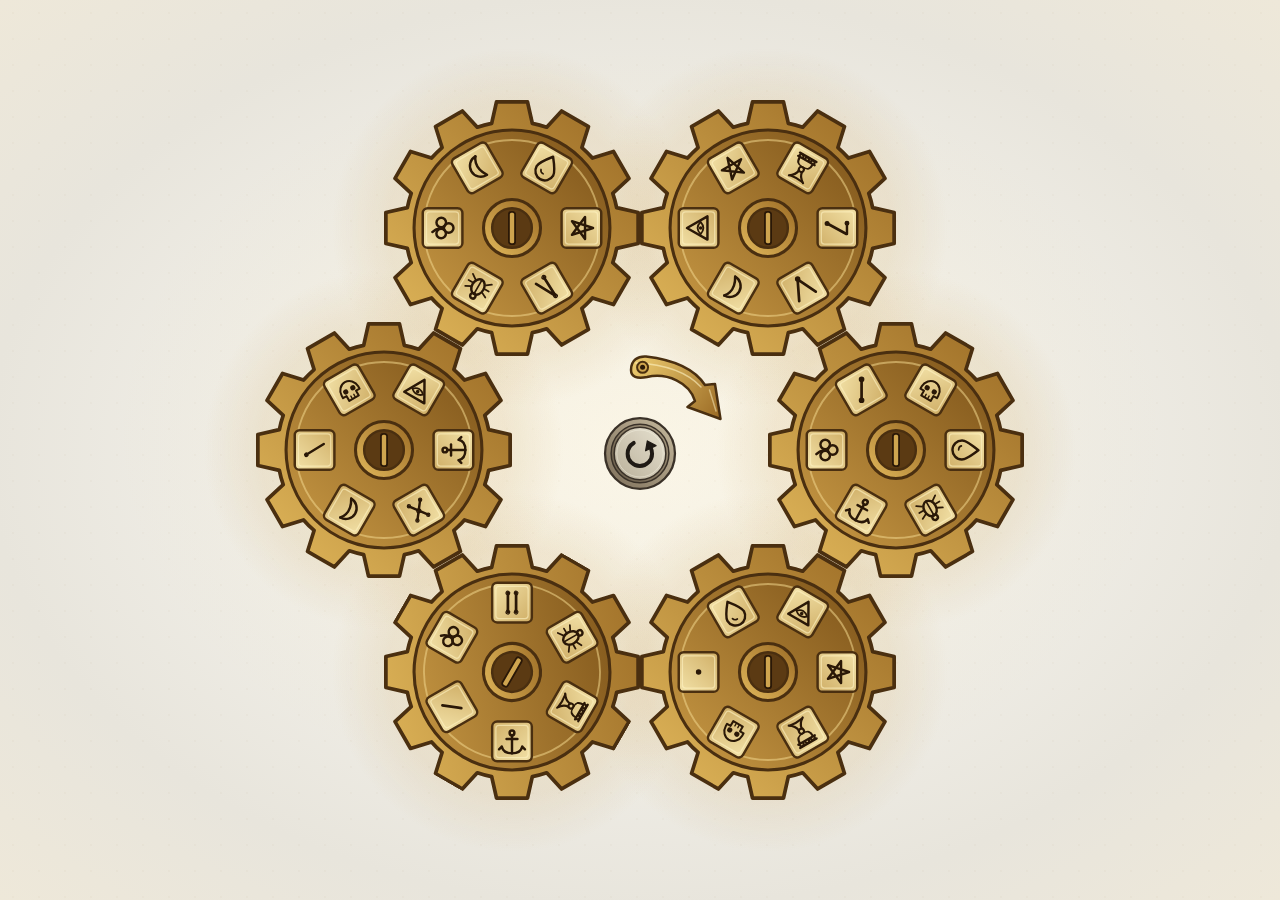
<file: frosthaven.gears.html>
<!doctype html>
<html lang="cs">
<head>
   <meta charset="utf-8">
   <meta name="viewport" content="width=device-width, initial-scale=1">
   <title>Gears</title>
   <style>
      :root {
         /* Clear space around the gears; increase this to add more margin. */
         --screen-margin: 10px;
         /* Maximum width of the full 768-by-700 gear arrangement. */
         --max-layout-width: 768px;
         --canvas: #e8e5dc;
         --brass: #c99a45;
         --bronze: #9a6a24;
      }

      * { box-sizing: border-box; }

      html, body {
         width: 100%;
         height: 100%;
         margin: 0;
         overflow: hidden;
      }

      body {
         isolation: isolate;
         background-color: var(--canvas);
         background-image:
            radial-gradient(ellipse at 50% 48%, rgba(240, 207, 114, .13), transparent 58%),
            radial-gradient(ellipse at 50% 50%, #fcfbf7 0%, var(--canvas) 72%, #eee8d9 100%);
      }

      body::before {
         content: "";
         position: fixed;
         inset: 0;
         z-index: -1;
         pointer-events: none;
         background-image: radial-gradient(circle, rgba(125, 83, 25, .18) .6px, transparent .9px);
         background-size: 26px 26px;
         opacity: .2;
      }

      .screen {
         position: absolute;
         top: 50%;
         left: 50%;
         transform: translate(-50%, -50%);
         aspect-ratio: 768 / 700;
         isolation: isolate;
         width: min(
            var(--max-layout-width),
            calc(100vw - var(--screen-margin) - var(--screen-margin)),
            calc((100vh - var(--screen-margin) - var(--screen-margin)) * 1.0971428571)
         );
      }

      .stage-ornament {
         position: absolute;
         inset: 0;
         z-index: -1;
         width: 100%;
         height: 100%;
         overflow: visible;
         pointer-events: none;
      }

      .stage-ornament .halo { fill: url(#gear-halo); }
      .stage-ornament .orbit {
         fill: none;
         stroke: var(--brass);
         stroke-width: 1.5;
         opacity: .15;
      }
      .stage-ornament .orbit-fine {
         fill: none;
         stroke: var(--bronze);
         stroke-width: 1;
         stroke-dasharray: 1 7;
         stroke-linecap: round;
         opacity: .12;
      }

      img[class^="gear"] {
         position: absolute;
         display: block;
         width: 33.3333333%;
         height: auto;
         user-select: none;
         -webkit-user-drag: none;
         transition: transform 400ms cubic-bezier(.2, .8, .2, 1);
      }

      .rotate-left {
         cursor: url("data:image/svg+xml,%3Csvg xmlns='http://www.w3.org/2000/svg' width='24' height='24' viewBox='0 0 24 24'%3E%3Cpath fill='white' stroke='black' stroke-width='1.5' stroke-linejoin='round' d='M11 4 3 12l8 8v-5h10V9H11z'/%3E%3C/svg%3E") 3 12, w-resize;
      }

      .rotate-right {
         cursor: url("data:image/svg+xml,%3Csvg xmlns='http://www.w3.org/2000/svg' width='24' height='24' viewBox='0 0 24 24'%3E%3Cpath fill='white' stroke='black' stroke-width='1.5' stroke-linejoin='round' d='m13 4 8 8-8 8v-5H3V9h10z'/%3E%3C/svg%3E") 21 12, e-resize;
      }

      .gear01 { top: 0; left: 16.6666667%; }
      .gear02 { top: 0; left: 50%; }
      .gear03 { top: 31.7142857%; left: 66.6666667%; }
      .gear04 { top: 63.4285714%; left: 50%; }
      .gear05 { top: 63.4285714%; left: 16.6666667%; }
      .gear06 { top: 31.7142857%; left: 0; }
      .arrow { top: 35%; left: 47%; width: 15%; position: absolute; }
      .refresh {
         top: 45%;
         left: 45%;
         width: 10%;
         position: absolute;
         filter: grayscale(70%);
         transform-origin: center;
         cursor: pointer;
      }
      .refresh:hover { filter: grayscale(0); }
      .refresh.pressed { animation: refresh-press 140ms ease-out; }

      @keyframes refresh-press {
         45% { transform: scale(.90); }
      }
   </style>
</head>
<body>
<div class="screen">
   <svg class="stage-ornament" viewBox="0 0 768 700" preserveAspectRatio="none" aria-hidden="true">
      <defs>
         <radialGradient id="gear-halo">
            <stop offset="0" stop-color="#f0cf72" stop-opacity=".11" />
            <stop offset=".68" stop-color="#c99a45" stop-opacity=".135" />
            <stop offset="1" stop-color="#c99a45" stop-opacity="0" />
         </radialGradient>
      </defs>
      <g class="halo">
         <circle cx="256" cy="128" r="180" />
         <circle cx="512" cy="128" r="180" />
         <circle cx="640" cy="350" r="180" />
         <circle cx="512" cy="572" r="180" />
         <circle cx="256" cy="572" r="180" />
         <circle cx="128" cy="350" r="180" />
      </g>
   </svg>
   <img src="[data-uri]" alt="" class="gear01">
   <img src="[data-uri]" alt="" class="gear02">
   <img src="[data-uri]" alt="" class="gear03">
   <img src="[data-uri]" alt="" class="gear04">
   <img src="[data-uri]" alt="" class="gear05">
   <img src="[data-uri]" alt="" class="gear06">
   <img src="[data-uri]" alt="" class="arrow">
   <img src="[data-uri]" alt="Reset gears" class="refresh" role="button" title="Resetuj do původní pozice.">
</div>
<script>
   const gears = [...document.querySelectorAll('img[class^="gear"]')];
   const refreshButton = document.querySelector('.refresh');
   const steps = 12;
   const defaultState = '9,9,9,9,10,9';
   const rotationSteps = readRotationSteps();

   function readRotationSteps() {
      const hash = location.hash || ('#gears=' + defaultState);
      const match = hash.match(/^#gears=(-?\d+(?:,-?\d+){5})$/);
      if (!match) return gears.map(() => 0);
      const steps = match[1].split(',').map(Number);
      return steps.every(Number.isSafeInteger) ? steps : gears.map(() => 0);
   }

   function renderRotations() {
      gears.forEach((gear, index) => {
         gear.style.transform = `rotate(${rotationSteps[index] * (360 / steps)}deg)`;
      });
   }

   function saveRotationSteps() {
      const saved = [];
      rotationSteps.forEach((step, index) => {
         let mod_step = step % steps;
         if (mod_step < 0)
            mod_step += steps;
         saved[index] = mod_step;
      });
      history.replaceState(history.state, '', `#gears=${saved.join(',')}`);
   }

   function setHoverDirection(gear, clientX) {
      const bounds = gear.getBoundingClientRect();
      const rightHalf = clientX >= bounds.left + bounds.width / 2;
      gear.classList.toggle('rotate-left', !rightHalf);
      gear.classList.toggle('rotate-right', rightHalf);
   }

   gears.forEach((gear, index) => {
      gear.addEventListener('pointermove', event => setHoverDirection(gear, event.clientX));
      gear.addEventListener('pointerleave', () => {
         gear.classList.remove('rotate-left', 'rotate-right');
      });
      gear.addEventListener('click', event => {
         const bounds = gear.getBoundingClientRect();
         const direction = event.clientX < bounds.left + bounds.width / 2 ? -1 : 1;
         rotationSteps[index] += direction;
         renderRotations();
         saveRotationSteps();
      });
   });

   function playRefreshAnimation() {
      refreshButton.classList.remove('pressed');
      void refreshButton.offsetWidth;
      refreshButton.classList.add('pressed');
   }

   refreshButton.addEventListener('animationend', () => {
      refreshButton.classList.remove('pressed');
   });

   refreshButton.addEventListener('click', () => {
      if (!confirm('Opravdu chcete resetovat do původní pozice?'))
         return;
      const defaultSteps = defaultState.split(',').map(Number);
      rotationSteps.splice(0, rotationSteps.length, ...defaultSteps);
      renderRotations();
      saveRotationSteps();
      playRefreshAnimation();
   });

   refreshButton.addEventListener('keydown', event => {
      if (event.key === 'Enter' || event.key === ' ') {
         event.preventDefault();
         refreshButton.click();
      }
   });

   window.addEventListener('hashchange', () => {
      const updatedSteps = readRotationSteps();
      rotationSteps.splice(0, rotationSteps.length, ...updatedSteps);
      renderRotations();
   });

   renderRotations();
</script>
</body>
</html>
</file>
